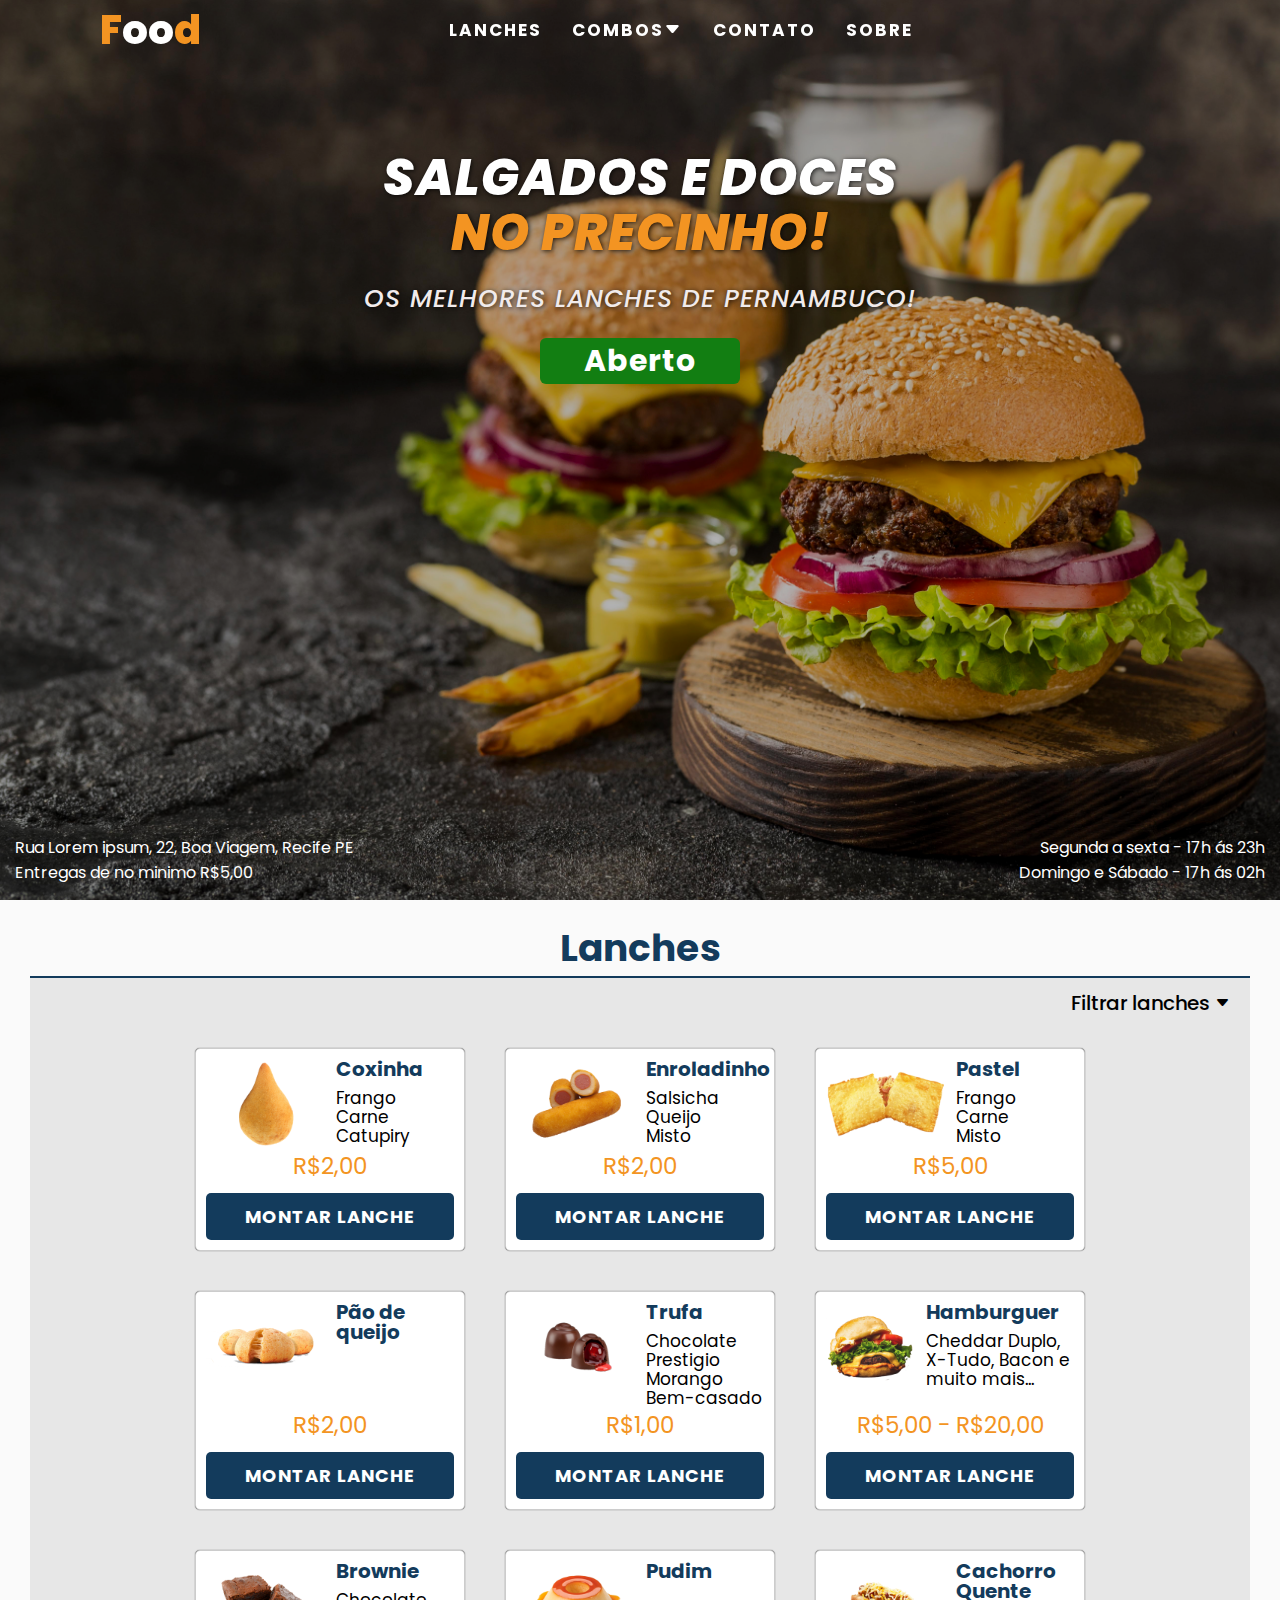
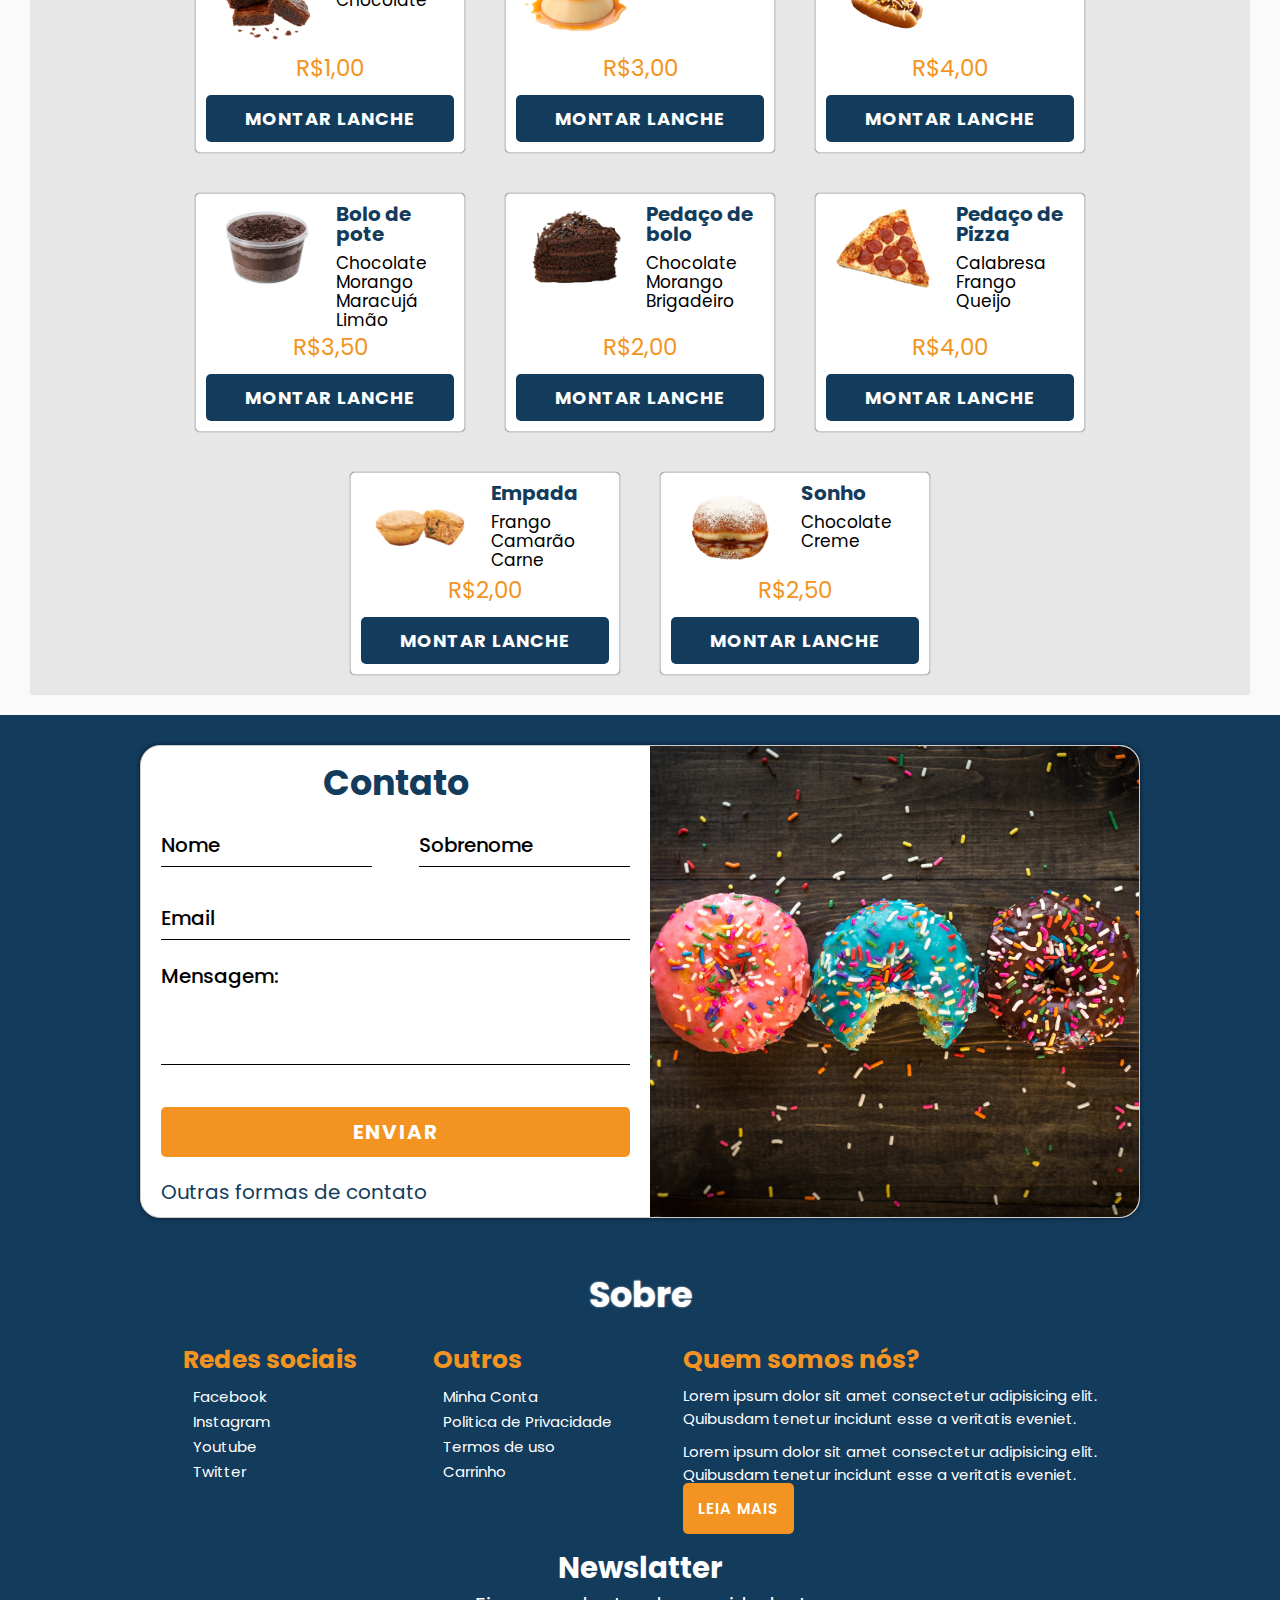
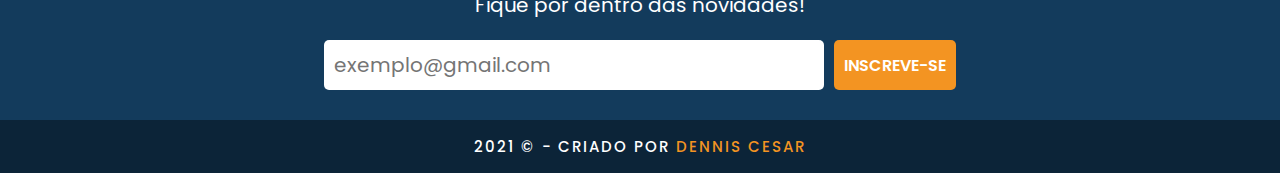
<file: index.html>
<!DOCTYPE html>
<html lang="pt-BR">
  <head>
    <meta charset="UTF-8" />
    <meta http-equiv="X-UA-Compatible" content="IE=edge" />
    <meta name="viewport" content="width=device-width, initial-scale=1.0" />
    <!-- -------- LINK CSS STYLE -------- -->
    <link rel="stylesheet" href="/css/style.css" type="text/css" media="screen" />
    <!-- -------- LINK ICON -------- -->
    <link rel="shortcut icon" href="./imgs/icone.png" type="image/x-icon" />
    <!-- -------- LINK BOOTSTRAP -------- -->
    <link rel="stylesheet" href="https://cdn.jsdelivr.net/npm/bootstrap-icons@1.6.0/font/bootstrap-icons.css" />
    <!-- -------- LINK FONT AWESOME -------- -->
    <link rel="stylesheet" href="https://pro.fontawesome.com/releases/v5.10.0/css/all.css" integrity="sha384-AYmEC3Yw5cVb3ZcuHtOA93w35dYTsvhLPVnYs9eStHfGJvOvKxVfELGroGkvsg+p" crossorigin="anonymous" />

    <title>Food - Melhores Lanches de Pernambuco</title>

  </head>
  <body class="body-page">
    <!-- -------- HEADER -------- -->
    <header class="header">
      <nav class="nav-header">
        <a href="index.html" class="logo" >F<span>oo</span>d <span id="talheres"><i class="fas fa-utensils"></i></span></a>
        
        <nav class="nav-menu">
          <i class="fas fa-times" id="close-menu"></i>
          <a href="#lanches">Lanches</a>
          <a href="#promos" id="promos">Combos <i class="bi bi-caret-down-fill" id="arrow"></i></a>
          <a href="#contato">Contato</a>
          <a href="#sobre">Sobre</a>
        </nav>

        <nav class="nav-icons">
          <i class="fas fa-bars" id="menu-mobile"></i>
          <i class="fas fa-search" id="search"></i>
          <i class="fas fa-user" id="login-btn"></i>
          <i class="fas fa-shopping-cart" id="carrinho"></i>
        </nav>
      </nav>
    </header>
    <!-- -------- FIM HEADER -------- -->

    <!-- -------- SEARCH -------- -->
    <div class="pesquisa">
      <i class="fas fa-times" id="close-search"></i>
      <form class="container">
        <input type="search" name="" id="box-search" autocomplete="off" placeholder="Procure aqui..."
        />
        <i class="fas fa-search" id="pesquisando"></i>
      </form>
    </div>
    <!-- -------- FIM SEARCH -------- -->

    <!-- -------- LOGIN -------- -->
    <div class="login">
      <i class="fas fa-arrow-right" id="close-login"></i>
      <h3>Login</h3>
      <form action="" class="login-container">
        <div class="inputbox">
          <input type="text" id="user" autocomplete="off" required />
          <label for="user">Usuário</label>
        </div>
        <div class="inputbox">
          <input type="password" id="senha" autocomplete="off" required />
          <label for="senha">Senha</label>
          <div class="toggle" onclick="mostrarSenha();"></div>
        </div>
        <div class="btn">
          <button id="entrar">Entrar</button>
        </div>
        <div class="">
          <a>Esqueci minha senha.</a>
          <p>Não tem uma conta ? <a href="cadastro.html">Crie uma conta</a></p>
        </div>
      </form>
    </div>
    <!-- -------- FIM LOGIN -------- -->

    <!-- -------- CARRINHO -------- -->
    <div class="carrinho">
      <div class="heading">
        <i class="fas fa-arrow-right" id="close-carrinho"></i>
        <h3>Seu carrinho <i class="fas fa-shopping-cart"></i></h3>
      </div>
      <div class="carrinho-container">
        <div class="lanche-container">
          <div class="img">
            <img src="./imgs/enroladinho.png" alt="" />
          </div>
          <div class="infos">
            <p>Enroladinho de queijo</p>
            <p id="qntd">Quantidade: 1</p>
            <p id="preco">Preço: R$4,00</p>
          </div>
          <div class="lixeira">
            <button id="excluir">Excluir <i class="fas fa-trash"></i></button>
          </div>
        </div>

        <div class="lanche-container">
          <div class="img">
            <img src="./imgs/enroladinho.png" alt="Seu lanche" />
          </div>
          <div class="infos">
            <p>Enroladinho de salsicha</p>
            <p id="qntd">Quantidade: 1</p>
            <p id="preco">Preço: R$4,00</p>
          </div>
          <div class="lixeira">
            <button id="excluir">Excluir <i class="fas fa-trash"></i></button>
          </div>
        </div>
      </div>

      <div class="total">
        <p id="preco-total">Total: R$8,00</p>
        <button id="pagar">Pagar</button>
      </div>
    </div>
    <!-- -------- FIM CARRINHO -------- -->

    <!-- -------- MAIN -------- -->
    <main class="main">
      <div class="container-main">
        <div class="text-main">
          <h1>Salgados e Doces <br /><span>no precinho!</span></h1>
          <p>Os Melhores Lanches de Pernambuco!</p>
          <h2>Aberto</h2>
        </div>

        <div class="info-footer">
          <div class="info-left">
            <p href="#">
              <i class="fas fa-map-marker-alt"></i> Rua Lorem ipsum, 22, Boa
              Viagem, Recife PE
            </p>
            <p><i class="fas fa-motorcycle"></i> Entregas de no minimo R$5,00</p>
          </div>
  
          <div class="info-right">
            <p><i class="far fa-clock"></i> Segunda a sexta - 17h ás 23h</p>
            <p><i class="far fa-clock"></i> Domingo e Sábado - 17h ás 02h</p>
          </div>
        </div>
      </div>
    </main>
    <!-- -------- FIM MAIN -------- -->

    <!-- -------- LANCHES -------- -->
    <section class="lanches" id="lanches">
      <div class="heading">
        <h2>Lanches</h2>
      </div>
      <div class="box-lanches">
        <div class="filtrar">
          <p>
            Filtrar lanches
            <i class="bi bi-caret-down-fill" id="arrow-lanches"></i>
          </p>
        </div>
        <div class="container-lanches">
          <div class="container">
            <div class="lanche">
              <div class="img">
                <img src="./imgs/coxinha.png" alt="" />
              </div>
              <div class="infos">
                <h3 id="titulo-lanche">Coxinha</h3>
                <p id="detalhes">Frango<br />Carne<br />Catupiry</p>
              </div>
            </div>
            <div class="btn-comprar">
              <p id="preco">R$2,00</p>
              <button id="btn">
                Montar Lanche <i class="fas fa-utensils"></i>
              </button>
            </div>
          </div>

          <div class="container">
            <div class="lanche">
              <div class="img">
                <img src="./imgs/enroladinho.png" alt="" />
              </div>
              <div class="infos">
                <h3 id="titulo-lanche">Enroladinho</h3>
                <p id="detalhes">Salsicha<br />Queijo<br />Misto</p>
              </div>
            </div>

            <div class="btn-comprar">
              <p id="preco">R$2,00</p>
              <button id="btn">
                Montar Lanche <i class="fas fa-utensils"></i>
              </button>
            </div>
          </div>

          <div class="container">
            <div class="lanche">
              <div class="img">
                <img src="./imgs/pastel.png" alt="" />
              </div>
              <div class="infos">
                <h3 id="titulo-lanche">Pastel</h3>
                <p id="detalhes">
                  Frango<br />
                  Carne<br />
                  Misto
                </p>
              </div>
            </div>
            <div class="btn-comprar">
              <p id="preco">R$5,00</p>
              <button id="btn">
                Montar Lanche <i class="fas fa-utensils"></i>
              </button>
            </div>
          </div>

          <div class="container">
            <div class="lanche">
              <div class="img">
                <img src="./imgs/pao de queijo.png" alt="" />
              </div>
              <div class="infos">
                <h3 id="titulo-lanche">Pão de queijo</h3>
                <p id="detalhes"></p>
              </div>
            </div>

            <div class="btn-comprar">
              <p id="preco">R$2,00</p>
              <button id="btn">
                Montar Lanche <i class="fas fa-utensils"></i>
              </button>
            </div>
          </div>

          <div class="container">
            <div class="lanche">
              <div class="img">
                <img src="./imgs/trufa.png" alt="" />
              </div>
              <div class="infos">
                <h3 id="titulo-lanche">Trufa</h3>
                <p id="detalhes">Chocolate<br />Prestigio<br />Morango<br />Bem-casado
                </p>
              </div>
            </div>

            <div class="btn-comprar">
              <p id="preco">R$1,00</p>
              <button id="btn">
                Montar Lanche <i class="fas fa-utensils"></i>
              </button>
            </div>
          </div>

          <div class="container">
            <div class="lanche">
              <div class="img">
                <img src="./imgs/hamburguer.png" alt="" />
              </div>
              <div class="infos">
                <h3 id="titulo-lanche">Hamburguer</h3>
                <p id="detalhes">
                  Cheddar Duplo, X-Tudo, Bacon e muito mais...
                </p>
              </div>
            </div>

            <div class="btn-comprar">
              <p id="preco">R$5,00 - R$20,00</p>
              <button id="btn">
                Montar Lanche <i class="fas fa-utensils"></i>
              </button>
            </div>
          </div>

          <div class="container">
            <div class="lanche">
              <div class="img">
                <img src="./imgs/brownie.png" alt="" />
              </div>
              <div class="infos">
                <h3 id="titulo-lanche">Brownie</h3>
                <p id="detalhes">Chocolate</p>
              </div>
            </div>

            <div class="btn-comprar">
              <p id="preco">R$1,00</p>
              <button id="btn">
                Montar Lanche <i class="fas fa-utensils"></i>
              </button>
            </div>
          </div>

          <div class="container">
            <div class="lanche">
              <div class="img">
                <img src="./imgs/pudim.png" alt="" />
              </div>
              <div class="infos">
                <h3 id="titulo-lanche">Pudim</h3>
                <p id="detalhes"></p>
              </div>
            </div>

            <div class="btn-comprar">
              <p id="preco">R$3,00</p>
              <button id="btn">
                Montar Lanche <i class="fas fa-utensils"></i>
              </button>
            </div>
          </div>

          <div class="container">
            <div class="lanche">
              <div class="img">
                <img src="./imgs/cachorro quente.png" alt="" />
              </div>
              <div class="infos">
                <h3 id="titulo-lanche">Cachorro Quente</h3>
                <p id="detalhes"></p>
              </div>
            </div>

            <div class="btn-comprar">
              <p id="preco">R$4,00</p>
              <button id="btn">
                Montar Lanche <i class="fas fa-utensils"></i>
              </button>
            </div>
          </div>

          <div class="container">
            <div class="lanche">
              <div class="img">
                <img src="./imgs/bolo de pote.png" alt="" />
              </div>
              <div class="infos">
                <h3 id="titulo-lanche">Bolo de pote</h3>
                <p id="detalhes">
                  Chocolate<br/>
                  Morango<br/>
                  Maracujá<br/>
                  Limão
                </p>
              </div>
            </div>

            <div class="btn-comprar">
              <p id="preco">R$3,50</p>
              <button id="btn">
                Montar Lanche <i class="fas fa-utensils"></i>
              </button>
            </div>
          </div>

          <div class="container">
            <div class="lanche">
              <div class="img">
                <img src="./imgs/bolo.png" alt="" />
              </div>
              <div class="infos">
                <h3 id="titulo-lanche">Pedaço de bolo</h3>
                <p id="detalhes">
                  Chocolate<br/>
                  Morango <br/>
                  Brigadeiro
                </p>
              </div>
            </div>

            <div class="btn-comprar">
              <p id="preco">R$2,00</p>
              <button id="btn">
                Montar Lanche <i class="fas fa-utensils"></i>
              </button>
            </div>
          </div>

          <div class="container">
            <div class="lanche">
              <div class="img">
                <img src="./imgs/pizza.png" alt="" />
              </div>
              <div class="infos">
                <h3 id="titulo-lanche">Pedaço de Pizza</h3>
                <p id="detalhes">
                  Calabresa<br/>
                  Frango <br/>
                  Queijo
                </p>
              </div>
            </div>

            <div class="btn-comprar">
              <p id="preco">R$4,00</p>
              <button id="btn">
                Montar Lanche <i class="fas fa-utensils"></i>
              </button>
            </div>
          </div>

          <div class="container">
            <div class="lanche">
              <div class="img">
                <img src="./imgs/empada.png" alt="" />
              </div>
              <div class="infos">
                <h3 id="titulo-lanche">Empada</h3>
                <p id="detalhes">
                  Frango<br />
                  Camarão<br />
                  Carne
                </p>
              </div>
            </div>

            <div class="btn-comprar">
              <p id="preco">R$2,00</p>
              <button id="btn">
                Montar Lanche <i class="fas fa-utensils"></i>
              </button>
            </div>
          </div>

          <div class="container">
            <div class="lanche">
              <div class="img">
                <img src="./imgs/sonho.png" alt="" />
              </div>
              <div class="infos">
                <h3 id="titulo-lanche">Sonho</h3>
                <p id="detalhes">
                  Chocolate<br />
                  Creme
                </p>
              </div>
            </div>

            <div class="btn-comprar">
              <p id="preco">R$2,50</p>
              <button id="btn">
                Montar Lanche <i class="fas fa-utensils"></i>
              </button>
            </div>
          </div>
        </div>
      </div>
    </section>
    <!-- -------- FIM LANCHES -------- -->

    <!-- -------- MODAL LANCHES -------- -->
    <section class="modal-lanches">
      <div class="container">
        <div class="img-wrapper">
          <img src="./imgs/brownie.png" alt="brownie" />
        </div>
        <div class="info">
          <h2>Brownie</h2>
          <p>Delicioso Brownie de chocolate</p>
          <p>R$3,00</p>
        </div>
        <div class="obs">
          <label for="">Obserações</label>
          <textarea name="" id="" cols="30" rows="10" placeholder="Mensagem, retirada de algum alimento, "
          ></textarea>
        </div>

        <div class="btns">
          <button>Pagar agora</button>
          <button>Adicionar ao carrinho</button>
        </div>
        <div class="btns">
          <button>Pagar agora</button>
          <button>Adicionar ao carrinho</button>
        </div>
      </div>
    </section>

    <!-- -------- FIM MODAL LANCHES -------- -->

    <!-- -------- CONTATO -------- -->
    <section class="contato" id="contato">
      <div class="box-contato">
        <form class="container">
          <h2>Contato</h2>
          <fieldset class="nome">
            <div class="input-box">
              <input autocomplete="off" type="text" id="nome" class="input-contato" required
              />
              <label for="nome" class="label-contato">Nome</label>
            </div>

            <div class="input-box">
              <input autocomplete="off" type="text" id="sobrenome" class="input-contato" required
              />
              <label for="sobrenome" class="label-contato">Sobrenome</label>
            </div>
          </fieldset>

          <div class="input-box">
            <input autocomplete="off" type="text" name="email" id="email" class="input-contato" required
            />
            <label for="email" class="label-contato">Email</label>
          </div>

          <div class="msg input-box">
            <textarea name="mensagem" id="mensagem" cols="30" rows="5" class="input-contato" required
            ></textarea>
            <label for="mensagem" class="label-contato">Mensagem:</label>
          </div>
          <button id="enviar-msg">Enviar</button>

          <div class="outros-contatos">
            <p>Outras formas de contato <i class="fas fa-arrow-down"></i></p>
            <div class="icons-contato">
              <a href=""><i class="fab fa-whatsapp wpp"></i></a>
              <a href=""><i class="fab fa-instagram insta"></i></a>
            </div>
          </div>
        </form>

        <div class="img-contato">
          <img src="./imgs/bgdoces.jpg" alt="" />
        </div>
      </div>
    </section>
    <!-- -------- FIM CONTATO -------- -->

    <!-- -------- SOBRE -------- -->
    <section class="sobre" id="sobre">
      <h2>Sobre</h2>
      <div class="container">
        <div class="container-redesociais">
          <h3>Redes sociais</h3>
          <ul>
            <li>
              <a href="#"><i class="fas fa-arrow-right"></i>Facebook</a>
            </li>
            <li>
              <a href="#"><i class="fas fa-arrow-right"></i>Instagram</a>
            </li>
            <li>
              <a href="#"><i class="fas fa-arrow-right"></i>Youtube</a>
            </li>
            <li>
              <a href="#"><i class="fas fa-arrow-right"></i>Twitter</a>
            </li>
          </ul>
        </div>

        <div class="container-outros">
          <h3>Outros</h3>
          <ul>
            <li>
              <a href="#"><i class="fas fa-arrow-right"></i>Minha Conta</a>
            </li>
            <li>
              <a href="#"
                ><i class="fas fa-arrow-right"></i>Politica de Privacidade</a
              >
            </li>
            <li>
              <a href="#"><i class="fas fa-arrow-right"></i>Termos de uso</a>
            </li>
            <li>
              <a href="#"><i class="fas fa-arrow-right"></i>Carrinho</a>
            </li>
          </ul>
        </div>

        <div class="container-sobre">
          <h3>Quem somos nós?</h3>
          <p>
            Lorem ipsum dolor sit amet consectetur adipisicing elit.
            <br />Quibusdam tenetur incidunt esse a veritatis eveniet.
          </p>
          <p>
            Lorem ipsum dolor sit amet consectetur adipisicing elit.
            <br />Quibusdam tenetur incidunt esse a veritatis eveniet.
          </p>

          <a href="#">Leia mais</a>
        </div>
      </div>

      <div class="newslatter">
        <h3>Newslatter</h3>
        <p>Fique por dentro das novidades!</p>
        <form action="#">
          <input type="email" class="input-novidades" placeholder="exemplo@gmail.com" required />
          <button class="btn">Inscreve-se</button>
        </form>
      </div>
    </section>
    <!-- -------- SOBRE -------- -->

    <!-- -------- FOOTER -------- -->
    <footer class="footer">
      <p>
        2021 &copy; - Criado por
        <a href="https://www.instagram.com/denninho1/">Dennis Cesar</a>
      </p>
    </footer>
    <!-- -------- FIM FOOTER -------- -->

    <!-- -------- SCRIPT -------- -->
    <script src="./javascript/index.js"></script>
  </body>
</html>
</file>
<file: css/style.css>
/*=========== Imports ===========*/
@import url('https://fonts.googleapis.com/css2?family=Poppins:ital,wght@0,300;0,400;0,500;0,600;0,700;1,800&display=swap');

/*=========== Root ===========*/

/*=========== Resets ===========*/

* {
    margin: 0; padding: 0;
    box-sizing: border-box;
    list-style: none; text-decoration: none;
    outline: none; border: none;
    font-family: 'Poppins',sans-serif;
    transition: all .2s ease;
}

html {
    font-size: 62.5%;
    scroll-behavior: smooth;
}

body {
    overflow-x: hidden;
    position: relative;
    font-size: 1.6rem;
    background-color:#FAFAFA ;
}

section {
    padding: 2rem 3rem;
    width: 100%;
} 

/*=========== Header ===========*/

.header {
    width: 100%;
    background:transparent;
    position: fixed;
    transition: .2s linear;
    z-index: 1000;
    padding: 0 10rem;
}

.header .nav-header {
    display: flex;
    justify-content: space-between;
    align-items: center;
}

.header .nav-header .logo {
    font-size: 4rem;
    font-weight: 800;
    color:#F39422;
    display: flex;
    align-items: center;
}

.header .nav-header .logo span {
    color: #fff;
}

.header .nav-header .logo #talheres {
    color: #fff;
    font-size: 3.5rem;
    margin-left: 10px;
}

.header .nav-header .nav-menu {
    display: flex;
    align-items: center;
}

.header .nav-header .nav-menu #close-menu {
    position: absolute;
    top: 2rem;
    right: 3rem;
    color: #fff;
    font-size: 3rem;
    cursor: pointer;
    display: none;
}
.header .nav-header .nav-menu #close-menu:hover {
    color: #F39422;
}

.header .nav-header .nav-menu a {
    margin-left: 3rem;
    font-size: 1.7rem;
    color: #fff;
    text-transform: uppercase;
    font-weight: 700;
    letter-spacing: .2rem;
}

.header .nav-header .nav-menu #promos {
    display: flex;
    align-items: center;
}

.header .nav-header .nav-menu a:nth-child(1){
    margin-left: 0;
}

.header .nav-header .nav-menu a:hover{
    color: #F39422;
}

.header .nav-header .nav-icons {
    display: flex;
    align-items: center;
    color:#fff;
    font-size: 1.7rem;
}

.header .nav-header .nav-icons i {
    cursor: pointer;
    font-weight: 800;
    margin-right: 3rem;
}

.header .nav-header .nav-icons i:last-child {
    margin-right: 0;
}

.header .nav-header .nav-icons i:hover {
    color: #F39422;
}

.header .nav-header .nav-icons #menu-mobile {
    display: none;
}

/*=========== Search ===========*/

.pesquisa {
    display: flex;
    justify-content: center;
    align-items: center;
    position: fixed;
    top: 0;
    left: 0;
    width: 100%;
    height: 100%;
    z-index: 1001;
    transition: .3s ease;
    background-color: rgba(0,0,0,0.8);
    padding: 0 4rem;
    transform: scale(0);
    opacity: 0;
}

.pesquisa.active {
    transform: scale(1);
    opacity: 1;
}

.pesquisa #close-search {
    position: absolute;
    top: 2rem;
    right: 2rem;
    font-size: 3rem;
    cursor: pointer;
    color: #fff;
    z-index: 1002;
}

.pesquisa #close-search:hover {
   color: #F39422;
}

.pesquisa .container {
    display: flex;
    align-items: center;
    justify-content: center;
    border-radius: 1.5rem;
    width: 100%;
}

.pesquisa .container input {
    width: 70rem;
    max-width: 100rem;
    height: 5rem;
    background-color: transparent;
    color: #fff;
    font-size: 1.8rem;
    border-bottom: 2px solid #fff;
    letter-spacing: 1px;
}

.pesquisa .container input::placeholder {
    color: #fff;
}

.pesquisa .container i {
    font-size: 2.5rem;
    cursor:pointer;
    color: #F39422;
    padding: 0 1rem;
}

.pesquisa .container i:hover {
    color: #784911;
}

/*=========== Login ===========*/

.login {
    color: white;
    top: 0;
    right: -100%;
    position: fixed;
    height: 100%;
    z-index: 1001;
    transition: .2s ease;
    width: 35rem;
    padding: 3rem;
    background-color: rgba(0,0,0,0.8);
    display: flex;
    flex-flow: column;
    align-items: center;
    border-top-left-radius: 10px;
    border-bottom-left-radius: 10px;
}

.login.active {
    right: 0;
}

.login #close-login {
    position: absolute;
    top: 2rem;
    right: 2rem;
    font-size: 2rem;
    cursor: pointer;
}

.login .login-container {
    display: flex;
    flex-flow: column;
    align-items: center;
    width: 100%;
    margin: 2rem auto;
}

.login h3 {
    font-size: 3rem;
    letter-spacing: 1px;
    padding-top: 2rem ;
}
.login .login-container .inputbox {
    width: 100%;
    position: relative;
}

.login .login-container .inputbox input {
    width: 100%;
    border: none;
    height: 5rem;
    border-radius: 5px;
    padding: 0 3.5rem 0 0.8rem;
    font-size: 1.6rem;
    letter-spacing: 1px;
    font-weight: 600;
    transition: border .1s;
    margin-bottom: 3rem;
}

.login .login-container .inputbox .toggle{
    position: absolute;
    top: 15px;
    color: #000;
    right: 10px;
    width: 2.5rem;
    height: 2rem;
    cursor: pointer;
    background: url(../imgs/escondersenha.svg) no-repeat center;
    background-size: cover;
}

.login .login-container .inputbox .toggle.hide{
    background: url(../imgs/versenha.svg) no-repeat center;
    background-size: cover;
}


.login .login-container .inputbox label {
    position: absolute;
    top: 9px;
    left: 0.8rem;
    color: #000;
    font-size: 1.8rem;
    font-weight: 600;
}

.login .login-container .inputbox input:focus ~ label, 
.login .login-container .inputbox input:valid ~ label {
    top: -22px;
    font-size: 1.5rem;
    color: white;
    left: 0;
}

.login .login-container input:focus {
    border: 2px solid #F39422;
}

.login .login-container .btn {
    width: 100%;
    margin-bottom: 2rem;
}

.login .login-container .btn button {
    border: none;
    border-radius: 5px;
    height: 5rem;
    background-color: #F39422;
    color: white;
    width: 100%;
    font-size: 2rem;
    cursor: pointer;
    text-transform: uppercase;
    font-weight: 700;
    letter-spacing: 1px;
}

.login .login-container button:hover {
    background-color: #784911;
}

.login p {
    font-size: 1.5rem;
    margin-bottom: .5rem;
}

.login a {
    color: #F39422;
    font-size: 1.5rem;
    cursor: pointer;
}

.login a:hover {
    text-decoration: underline;
}

/*=========== Carrinho ===========*/

.carrinho {
    color: white;
    top: 0;
    right: -100%;
    position: fixed;
    height: 100%;
    z-index: 1001;
    transition: .2s ease;
    width: 45rem;
    padding: 3rem 2rem;
    background-color: rgba(0,0,0,0.8);
    display: flex;
    flex-flow: column;
    text-align: center;
    gap: 1.5rem;
    align-items: center;
    justify-content: space-between;
    border-top-left-radius: 10px;
    border-bottom-left-radius: 10px;
}

.carrinho.active {
    right: 0;
}

.carrinho .heading {
    width: 100%;
    text-align: center;
    display: flex;
    flex-flow: column;
    align-items: center;
    gap: .8rem;
}

.carrinho .heading #close-carrinho {
    align-self: end;
    font-size: 1.7rem;
    cursor: pointer;
}

.carrinho h3 {
    display: flex;
    align-items: center;
    font-size: 2rem;
    text-transform: uppercase;
    letter-spacing: .2rem;
    gap: .3rem;
}

.carrinho .carrinho-container {
    width: 100%;
    display: flex;
    flex-flow: column;
    gap: 2rem;
    overflow-y:auto;
}

.carrinho .carrinho-container .lanche-container {
    display:flex;
    justify-content: space-between;
    align-items: center;
    width: 100%;
    border: 1px solid #fff;
    border-radius: .5rem;
    padding: .8rem;
}

.carrinho .carrinho-container .lanche-container .infos p {
    font-size: 1.4rem;
    letter-spacing: .1rem;
}

.carrinho .carrinho-container .lanche-container .img img {
    max-width: 100%;
    max-height: 7rem;
}

.carrinho .carrinho-container .lanche-container  .lixeira button {
    display: flex;
    gap: .4rem;
    align-items: center;
    padding: 1rem 1.3rem;
    text-transform: uppercase;
    border-radius: .5rem;
    font-weight: 800;
    cursor: pointer;
}

.carrinho .total {
    width: 100%;
    display: flex;
    flex-flow: column;
    gap: 1rem;
}
.carrinho .total #preco-total {
    font-size: 2rem;
    text-transform: uppercase;
    font-weight: 800;
}

.carrinho .total #pagar {
    padding: 1rem 1.4rem;
    cursor: pointer;
    text-transform: uppercase;
    letter-spacing: .1rem;
    font-size: 1.7rem;
    width: 50%;
    font-weight: 800;
    background-color: #F39422;
    color: white;
    border-radius: .5rem;
    margin: 0 auto;
}

.carrinho .total #pagar:hover {
    background-color: #784911;
}

/*===========MAIN===========*/

.main {
    background: url(/imgs/bgmain4.jpg) no-repeat center;
    width: 100%;
    height: 100vh;
    background-size: cover;
    color: #fff;
}

.main .container-main {
    width: 100%; 
    display: flex;
    align-items: center;
    justify-content: center;
    flex-flow: column;
    text-align: center;
    background-color: rgba(0,0,0,0.3);
    height: 100vh;
    padding: 0 2rem;
    position: relative;
}

.main .container-main .text-main {
    text-shadow: .1rem .1rem .5rem rgba(0,0,0,0.8);
    letter-spacing: .1rem;
    position: absolute;
    top: 15rem;
}

.main .container-main .text-main h1 {
    font-size: 5rem;
    font-weight: 800;
    text-transform: uppercase;
    font-style: italic;
    line-height: 5.5rem;
    padding-bottom: 2rem;
}

.main .container-main .text-main h1 span {
    color: #F39422;
}

.main .container-main .text-main p {
    font-size: 2.5rem;
    font-weight: 500;
    text-transform: uppercase;
    color: rgb(241, 235, 235);
    font-style: italic;
}

.main .container-main .text-main h2 {
    background-color: rgb(18, 126, 18);
    width: 20rem;
    text-shadow: none;
    margin: 0 auto;
    font-weight: 700;
    font-size: 3rem;
    margin-top: 2rem;
    border-radius: .6rem;

}

.main .container-main .info-footer {
    position: absolute;
    bottom:1.5rem;
    width: 100%;
    padding: 0 1.5rem;
    display: flex;
    justify-content: space-between;
    align-items: center;
}

.main .container-main .info-left {
    text-align: left;
}


.main .container-main .info-right {
    text-align: right; 
}

/*=========== Lanches ===========*/

.lanches {
    position: relative;
    display: flex;
    flex-direction: column;    
}

.lanches .heading {
    color: #133B5C;
    text-align: center;
    font-size: 2.5rem;
}

.lanches .box-lanches {
    background-color: rgb(231, 231, 231);
    border-top: .2rem solid #133B5C ;
}

.lanches .filtrar {
    font-size: 2rem;
    gap: 1rem;
    padding: 1rem 2rem;
    font-weight: 500;
}

.lanches .filtrar p {
    display: flex;
    align-items: center;
    justify-content: end;
    gap: .5rem;
    cursor: pointer;
}

.lanches .filtrar i {
    font-size: 1.5rem;
}

.lanches .container-lanches{
    display: flex;
    justify-content: center;
    flex-wrap: wrap;
}

.lanches .container-lanches .container {
    width: 27rem;
    margin: 2rem;
    padding: 1rem;
    display: flex;
    justify-content: space-between;
    flex-direction: column;
    background-color: #fff;
    border-radius: .5rem;
    border: .1rem solid #ccc;
    box-shadow: 0 0 .1rem rgba(0,0,0,0.8);
}

.lanches .container-lanches .container:hover {
   transform: scale(1.1);
   box-shadow: 0 0 .1rem rgba(0,0,0,0.8);
}

.lanches .container-lanches .container .lanche {
    display: flex;
}

.lanches .container-lanches .container .img {
    height: 9rem;
    margin-right: 1rem;
}

.lanches .container-lanches .container .img img {
    height: 100%;
    object-fit: cover;
}

.lanches .container-lanches .container .infos {
    text-align: left;
}

.lanches .container-lanches .container .infos h3 {
    font-size: 2rem;
    color: #133B5C;
    line-height: 2rem;
    margin-bottom: 1rem;
}

.lanches .container-lanches .container .infos #detalhes {
    font-size: 1.7rem;
    line-height: 1.9rem;
}

.lanches .container-lanches .container .btn-comprar #preco {
    font-size: 2.3rem;
    color: #F39422;
}

.lanches .container-lanches .container .btn-comprar {
    width: 100%;
    display: flex;
    flex-flow: column;
    text-align: center;
    justify-content: center;
}

.lanches .container-lanches .container .btn-comprar #btn {
    background-color: #133B5C;
    color: #fff;
    margin-top: 1rem;
    border-radius: .5rem;
    cursor: pointer;
    font-size: 1.8rem;
    padding: 1rem 2rem;
    letter-spacing: 1px;
    font-weight: 700;
    text-transform: uppercase;
}
.lanches .container-lanches .container .btn-comprar #btn:hover {
    background-color: #0C2438;
}

.modal-lanches {
    position: fixed;
    top: 0;
    left: 0;
    background-color: rgba(0,0,0, .8);
    width: 100%;height: auto;
    z-index: 1004;
    display: flex;
    justify-content: center;
    padding: 3rem;
    overflow-y:scroll;
    display: none;
}

.modal-lanches .container {
    width: 70rem;
    background-color: #fff;
    padding: 1.5rem;
}

.modal-lanches .container .img-wrapper {
    width: 100%;
    height: 30rem;
    margin: 0 auto;
    display: flex;
    justify-content: center;
}

.modal-lanches .container .img-wrapper img {
    max-width: 100%;
    height: 100%;
    object-fit: cover;

}

/*=========== CONTATO ===========*/

.contato {
    background-color: #133B5C;
    padding: 3rem;
    display: flex;
    justify-content: center;
}

.box-contato {
    display: flex;
    background-color: #fff;
    max-width: 100rem;
    border-radius: 2rem;
    border: .1rem solid #ccc;
    box-shadow: 0 0 .5rem rgba(0,0,0,0.5);
}

.box-contato .img-contato {
    width: 100%;
    max-height: 100%;

} 

.box-contato img {
    border-bottom-right-radius: 2rem;
    border-top-right-radius: 2rem;
    width: 100%;
    height: 100%;
    object-fit: cover;
}

.contato .container {
    padding: 1rem 2rem;
    width: 100%;
    border-radius: 15px;
}

.contato .container h2 {
    color: #133B5C;
    font-size: 3.5rem;
    text-align: center;
}

.contato .container .input-box{
    width: 100%;
    position: relative;
    margin: 1.5rem 0;
}

.contato .container .nome {
    display: flex;
    justify-content: space-between;
    flex-wrap: wrap;
}

.contato .container .nome .input-box {
    width: 45%;
}

.contato .container .input-contato{ 
    width: 100%;
    font-size: 1.7rem;
    border: none;
    border-bottom: .1rem solid #000;
    letter-spacing: .1rem;
    font-weight: 400;
    padding: .8rem 0;
}

.contato .container .label-contato{
    font-size: 2rem;
    font-weight: 500;
    color: #000;
    position: absolute;
    top: .6rem;
    left: 0;
}

.contato .container .input-contato:focus {
    border-bottom: .1rem solid #F39422;
}

.contato .container .input-contato:focus ~ .label-contato, 
.input-contato:valid ~ .label-contato {
    top: -0.9rem;
    font-size: 1.5rem;
    color: #133B5C;
}

.contato .container .msg #mensagem {
    height: 11rem;
    resize: none;
}

.contato .container #enviar-msg {
    border-radius: .5rem;
    cursor: pointer;
    font-size: 2rem;
    background-color: #F39422;
    color: #fff;
    letter-spacing: .2rem;
    font-weight: 700;
    padding: 1rem 5rem;
    text-transform: uppercase;
    margin: 2rem 0;
    width: 100%;
}

.contato .container #enviar-msg:hover {
    background-color: #784911;
}

.contato .container .outros-contatos p {
    font-size: 2rem;
    margin-right: 2rem;
    color: #133B5C;
}

.contato .container .outros-contatos p i {
    font-size: 1.5rem;
    padding-left: 1rem;
}

.contato .container .outros-contatos .icons-contato{
    display: flex;
    align-items: center;
    gap: 2rem;
}

.contato .container .outros-contatos .icons-contato a {
    font-size: 2.7rem;
    color: #F39422;
}

.contato .container .outros-contatos .icons-contato a:hover{
    transition: .1s linear;
    transform: scale(1.3);
}

.contato .container .outros-contatos .icons-contato .wpp {
    color: #4AC959;
}

.contato .container .outros-contatos .icons-contato .insta {
    background-clip: text;
    -webkit-background-clip: text;
    -webkit-text-fill-color: transparent;
    color: #E1306C;
    background-image: linear-gradient(to bottom, #405DE6, #5851DB, #833AB4, #C13584,
    #E1306C, #FD1D1D, #F56040, #F77737, #FCAF45, #FFDC80);
    
}


/*=========== SOBRE ===========*/

.sobre {
    padding: 2rem 7rem;
    height: auto;
    background-color: #133B5C;
    color: #fff;
    display: flex;
    flex-direction: column;
}

.sobre h2 {
    font-size: 3.5rem;
    text-align: center;
    padding-bottom: 2rem;
    text-shadow: 0 0 0.2rem rgba(255,255,255, .8);
}

.sobre .container {
    width: 100%;
    display: flex;
    flex-wrap: wrap;
    justify-content: center;
}

.container-redesociais, .container-outros{
    width: 25rem;
    margin-bottom: 2.5rem;
}

.sobre .container h3 {
    font-size: 2.5rem;
    margin-bottom: .5rem;
    color: #F39422;
}

.sobre .container a {
    font-size: 1.5rem;
    color: #fff;
}

.sobre .container a:hover i {
    padding-right: 2.5rem;
    color: #784911;
}

.sobre .container i {
    font-size: 1.5rem;
    padding-right: 1rem ;
    color: #F39422;
}

.sobre .newslatter {
    text-align: center;
    font-size: 2.5rem;
    width: 100%;
    display: flex;
    flex-direction: column;
    justify-content: center;
    align-items: center;
    margin-top: 2.5rem;
}

.sobre .newslatter p {
    font-size: 2rem;
}

.sobre .newslatter form {
    display: flex;
    flex-wrap: wrap;
    justify-content: center;
    width: 100%;
    gap: 1rem;
    margin-top: 2rem;
}


.sobre .newslatter input {
    width: 50rem;
    height: 5rem;
    padding: 1rem;
    margin-bottom: 1rem;
    font-size: 2rem;
    border-radius: .5rem;
    border: none;
}

.sobre .newslatter button {
    padding: 0 1rem;
    height: 5rem;
    font-size: 2rem;
    background-color: #F39422;
    cursor: pointer;
    color: #fff;
    font-weight: 600;
    font-size: 1.6rem;
    text-transform: uppercase;
    border-radius: 0.5rem;
}

.sobre .newslatter button:hover {
    background-color: #784911;
}

.sobre .container-sobre p {
    font-size: 1.5rem;
    margin-bottom: 1rem;
}

.sobre .container-sobre p:last-child {
    margin-bottom: 3rem;
}

.sobre .container-sobre a {
    color: #fff;
    margin-top: 2rem;
    background-color: #F39422;
    padding: 1.5rem;
    text-transform: uppercase;
    font-weight: 600;
    letter-spacing: .1rem;
    border-radius: .5rem;
}

.sobre .container-sobre a:hover {
    background-color: #784911;
}

/*=========== FOOTER ===========*/

.footer{
    background-color: #0C2438;
    text-align: center;
    padding: 1.5rem 0;
    font-size: 1.5rem;
    color: white;
    text-transform: uppercase;
    letter-spacing: .2rem;
    font-weight: 500;
}

.footer a {
    color: #F39422;
}

.footer a:hover {
    text-decoration: underline;
}

/*=========== RESPONSIVE ===========*/

@media only screen and (max-width: 1130px){
    .header {
        padding: 0 2rem;
    }

    section {
        padding: 2rem ;
    }

}

@media only screen and (max-width: 991px) {
 
}

@media only screen and (max-width: 930px) {

    .header .nav-header .nav-menu #close-menu {
        display: block;
    }

    .header .nav-header .nav-menu {
        position: fixed;
        flex-flow: column;
        top: -100%;
        left: 0;
        background-color: rgba(0,0,0,0.8);
        width: 100%;
        height: 100%;
        justify-content: center;      
    }

    .header .nav-header .nav-menu.active {
        top: 0;
        left: 0;
        right: 0;
    }

    .header .nav-header .nav-menu a {
        padding: 2rem 100%;
        font-size: 2rem;
    }

    .header .nav-header .nav-menu a:hover {
        background-color: rgba(0,0,0,.6);
    }

    .header .nav-header .nav-icons #menu-mobile {
        display: block;
    }
}

@media only screen and (max-width: 768px) {
    html {
        font-size: 55%
    }
    .main .container-main .text-main p {
        line-height: 3rem;
      }

    .contato .img-contato {
        display: none;
    }

}

@media only screen and (max-width: 620px) {  
    
    .lanches {
       flex-wrap: wrap;
    }

    .lanches::before {
        content: '';
        height: 0;
        width: 0;
    }
}


@media only screen and (max-width: 480px) {   
 
    .pesquisa {
        padding: 0 1rem;
    }

    .main .container-main .text-main  h1 {
        line-height: 5rem;
    }
    .main .container-main .text-main  p {
        line-height: 2.5rem;
    }
    .carrinho {
        width: 100%;
    }

    .sobre .container {
        justify-content: center;

    }
}

@media only screen and (max-width: 320px) {

    html {
        font-size: 50%;
    }

    .header .logo {
        font-size: 1rem;
    }

    .header .nav-header .nav-icons i {
        margin-right: 2rem;
    }

    .login {
        width: 100%;
    }

    .main .container-main .text-main h1 {
        font-size: 4rem;
        line-height: 3.8rem;
    }

    .main .container-main .text-main p {
        font-size: 2rem;
    }

    .main .container-main .info-footer {
        padding: 0 1rem;
        font-size: 1.2rem;
        justify-content: space-between;
    }
    
    .main .container-main .info-left {
        text-align: left;
    }
    
    
    .main .container-main .info-right {
        text-align: right; 
    }

    .lanches {
        padding: 2rem 0 0;
    }

    .contato {
        padding: 3rem 1.5rem;
    }

    .sobre {
        padding: 2rem 2rem;
    }

    .sobre  .newslatter form input {
       width: 100%;
    }
    
}
</file>
